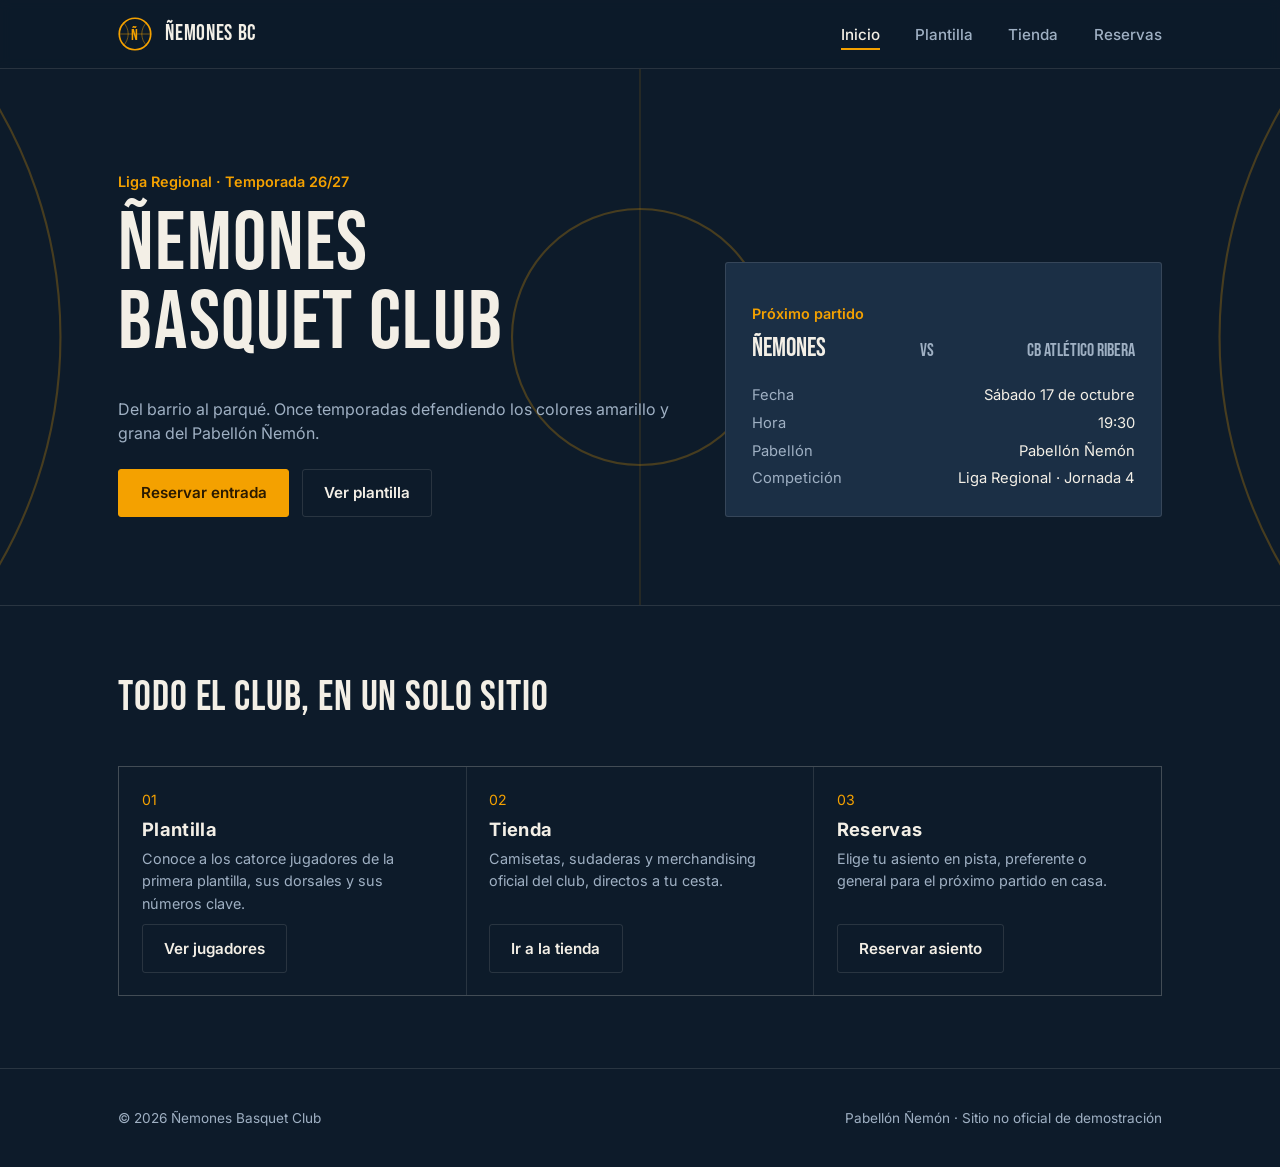
<file: index.html>
<!DOCTYPE html>
<html lang="es">
<head>
<meta charset="UTF-8">
<meta name="viewport" content="width=device-width, initial-scale=1">
<title>Ñemones Basquet Club</title>
<meta name="description" content="Web oficial de Ñemones Basquet Club: plantilla, tienda y reserva de entradas.">
<link rel="icon" href="favicon.svg" type="image/svg+xml">
<link rel="preconnect" href="https://fonts.googleapis.com">
<link rel="preconnect" href="https://fonts.gstatic.com" crossorigin>
<link rel="stylesheet" href="https://fonts.googleapis.com/css2?family=Bebas+Neue&family=Inter:wght@400;500;600;700&display=swap">
<link rel="stylesheet" href="css/styles.css">
</head>
<body>

<a class="skip-link" href="#contenido">Saltar al contenido</a>

<nav class="topnav">
  <div class="wrap">
    <a href="index.html" class="brand">
      <svg class="crest" viewBox="0 0 40 40" aria-hidden="true">
        <circle cx="20" cy="20" r="18.5" fill="none" stroke="currentColor" stroke-width="2"/>
        <path d="M6 6c8 8 8 20 0 28M34 6c-8 8-8 20 0 28M1 20h38" stroke="currentColor" stroke-width="1" fill="none" opacity="0.55"/>
        <text x="20" y="27" text-anchor="middle" font-family="'Bebas Neue',sans-serif" font-size="19" fill="currentColor">Ñ</text>
      </svg>
      ÑEMONES BC
    </a>
    <button class="navtoggle" aria-label="Abrir menú" aria-expanded="false">☰</button>
    <ul class="navlinks">
      <li><a href="index.html" aria-current="page">Inicio</a></li>
      <li><a href="plantilla.html">Plantilla</a></li>
      <li><a href="tienda.html">Tienda</a></li>
      <li><a href="reservas.html">Reservas</a></li>
    </ul>
  </div>
</nav>

<main id="contenido">

<header class="hero">
  <svg class="courtlines" viewBox="0 0 900 420" preserveAspectRatio="xMidYMid slice" aria-hidden="true">
    <circle cx="450" cy="210" r="90" fill="none" stroke="currentColor" stroke-width="1.5" opacity="0.5"/>
    <path d="M-20,20 A320,320 0 0 1 -20,400" fill="none" stroke="currentColor" stroke-width="1.5" opacity="0.5"/>
    <path d="M920,20 A320,320 0 0 0 920,400" fill="none" stroke="currentColor" stroke-width="1.5" opacity="0.5"/>
    <line x1="450" y1="0" x2="450" y2="420" stroke="currentColor" stroke-width="1" opacity="0.3"/>
  </svg>
  <div class="wrap">
    <div>
      <p class="kicker">Liga Regional · Temporada 26/27</p>
      <h1>ÑEMONES<br>BASQUET CLUB</h1>
      <p>Del barrio al parqué. Once temporadas defendiendo los colores amarillo y grana del Pabellón Ñemón.</p>
      <div class="actions">
        <a href="reservas.html" class="btn solid">Reservar entrada</a>
        <a href="plantilla.html" class="btn ghost">Ver plantilla</a>
      </div>
    </div>
    <div class="matchcard">
      <p class="kicker">Próximo partido</p>
      <div class="vs">
        <span>ÑEMONES</span>
        <span class="against">vs</span>
        <span class="against" id="rival-nombre">—</span>
      </div>
      <dl>
        <dt>Fecha</dt><dd id="pp-fecha"></dd>
        <dt>Hora</dt><dd id="pp-hora"></dd>
        <dt>Pabellón</dt><dd id="pp-pabellon"></dd>
        <dt>Competición</dt><dd id="pp-competicion"></dd>
      </dl>
    </div>
  </div>
</header>

<section>
  <div class="wrap">
    <div class="sectionhead">
      <h2>Todo el club, en un solo sitio</h2>
    </div>
    <div class="features">
      <article class="feature">
        <span class="feature-num">01</span>
        <h3>Plantilla</h3>
        <p>Conoce a los catorce jugadores de la primera plantilla, sus dorsales y sus números clave.</p>
        <a href="plantilla.html" class="btn ghost">Ver jugadores</a>
      </article>
      <article class="feature">
        <span class="feature-num">02</span>
        <h3>Tienda</h3>
        <p>Camisetas, sudaderas y merchandising oficial del club, directos a tu cesta.</p>
        <a href="tienda.html" class="btn ghost">Ir a la tienda</a>
      </article>
      <article class="feature">
        <span class="feature-num">03</span>
        <h3>Reservas</h3>
        <p>Elige tu asiento en pista, preferente o general para el próximo partido en casa.</p>
        <a href="reservas.html" class="btn ghost">Reservar asiento</a>
      </article>
    </div>
  </div>
</section>

</main>

<footer>
  <div class="wrap">
    <span>© <span data-year></span> Ñemones Basquet Club</span>
    <span>Pabellón Ñemón · Sitio no oficial de demostración</span>
  </div>
</footer>

<script src="js/data.js"></script>
<script src="js/utils.js"></script>
<script src="js/nav.js"></script>
<script src="js/inicio.js"></script>
</body>
</html>
</file>
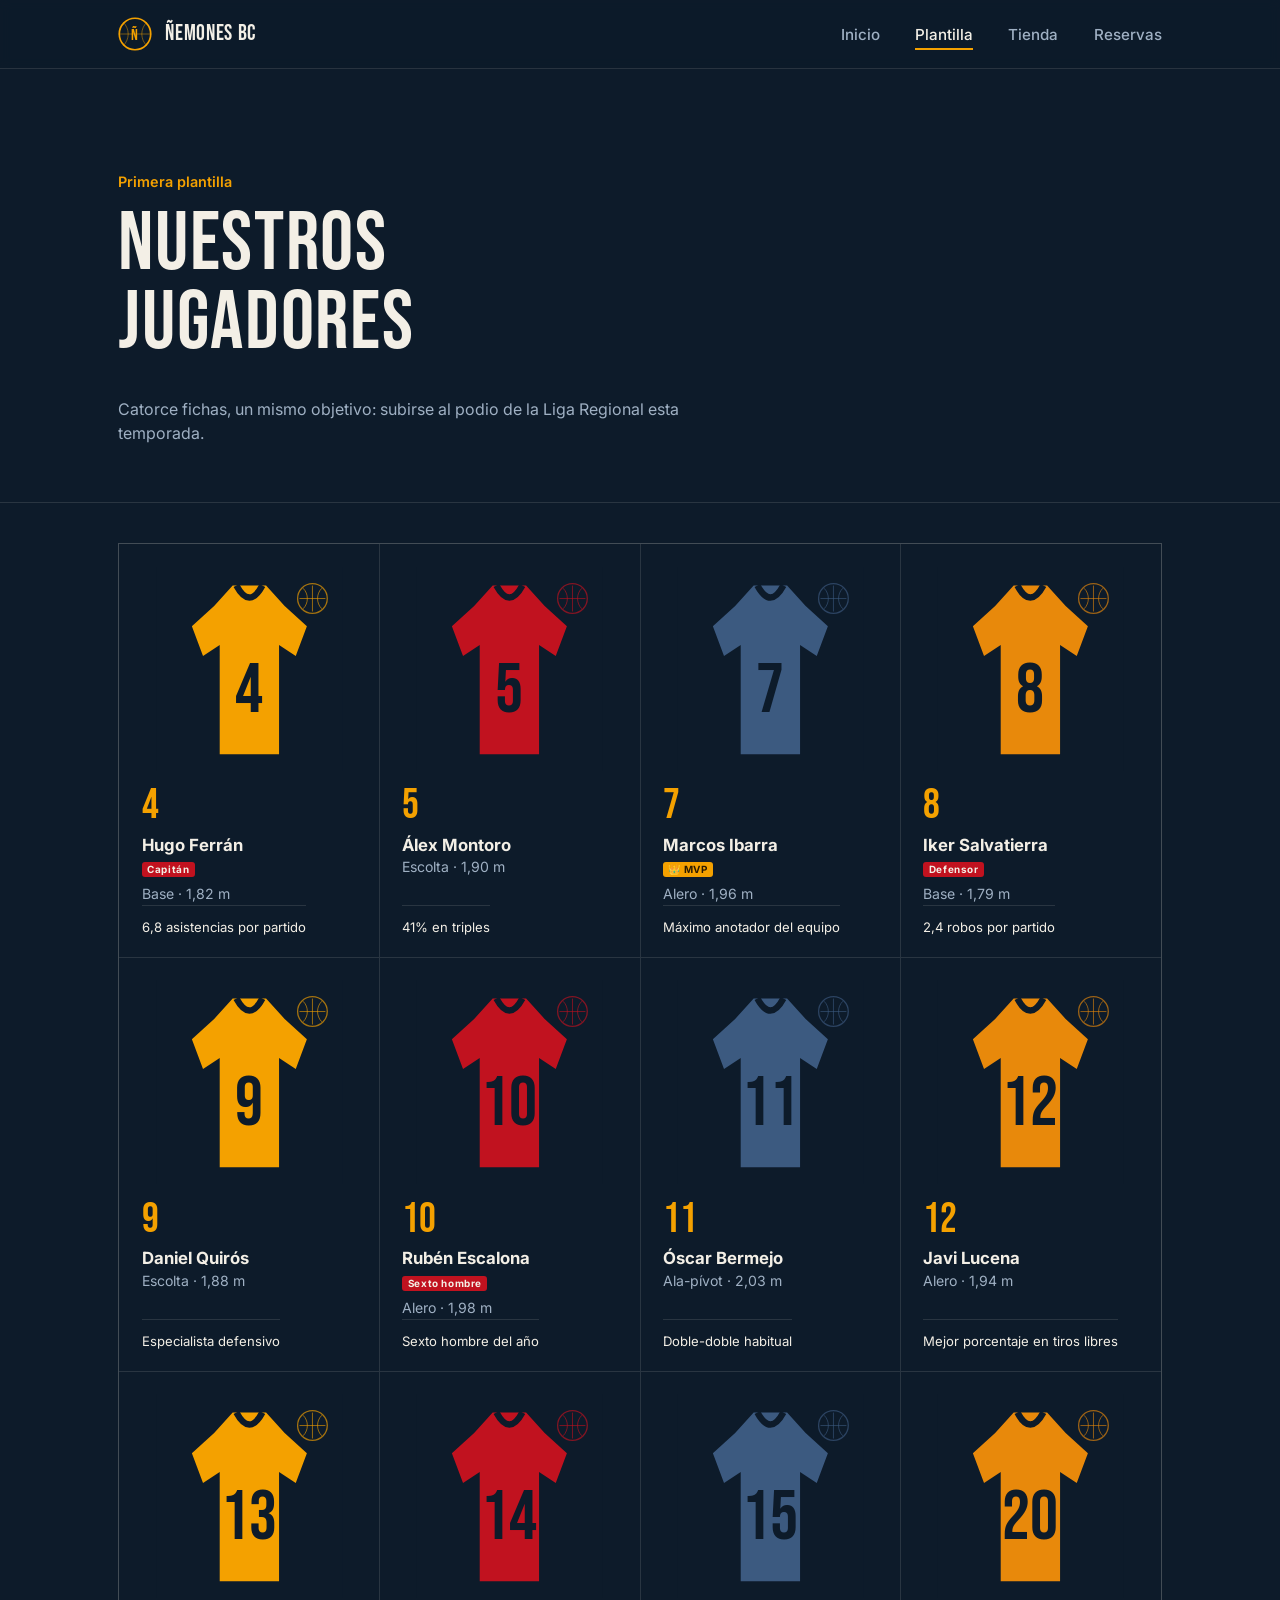
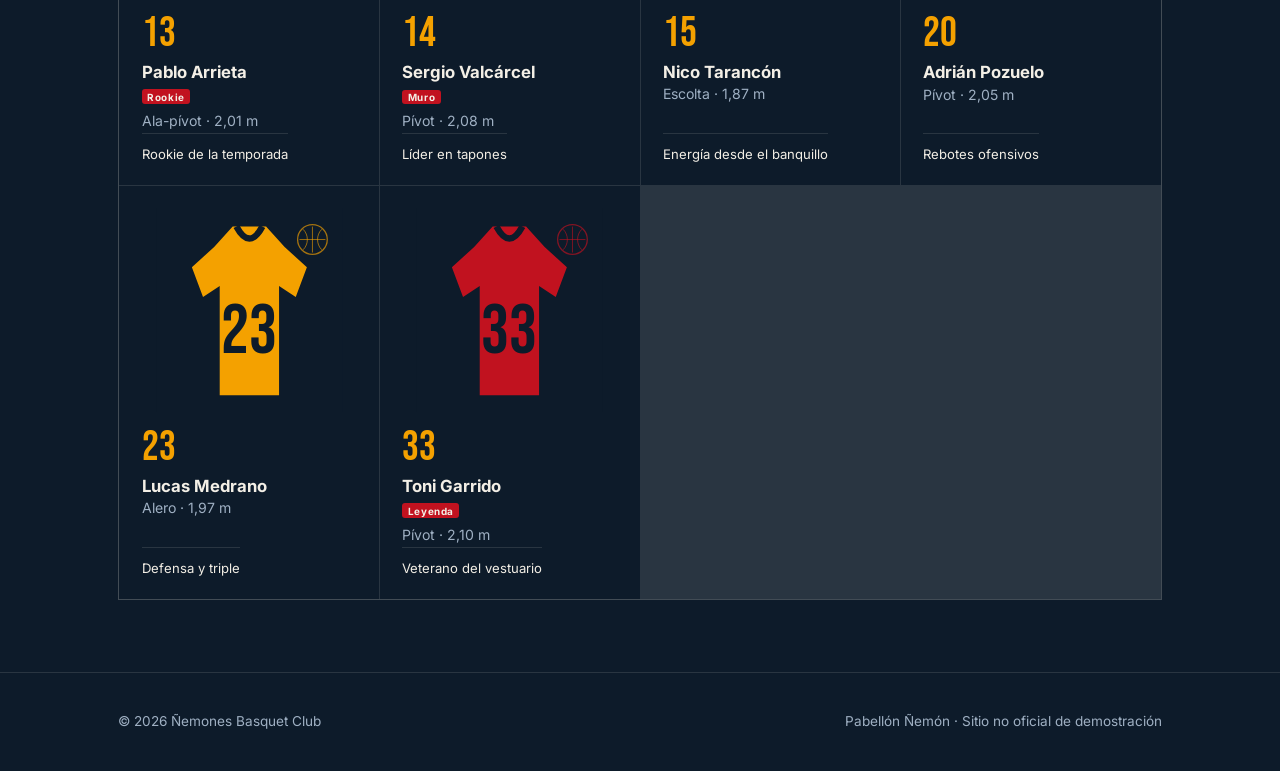
<file: plantilla.html>
<!DOCTYPE html>
<html lang="es">
<head>
<meta charset="UTF-8">
<meta name="viewport" content="width=device-width, initial-scale=1">
<title>Plantilla — Ñemones Basquet Club</title>
<meta name="description" content="Plantilla de Ñemones Basquet Club: jugadores, dorsales y estadísticas de la temporada.">
<link rel="icon" href="favicon.svg" type="image/svg+xml">
<link rel="preconnect" href="https://fonts.googleapis.com">
<link rel="preconnect" href="https://fonts.gstatic.com" crossorigin>
<link rel="stylesheet" href="https://fonts.googleapis.com/css2?family=Bebas+Neue&family=Inter:wght@400;500;600;700&display=swap">
<link rel="stylesheet" href="css/styles.css">
</head>
<body>

<a class="skip-link" href="#contenido">Saltar al contenido</a>

<nav class="topnav">
  <div class="wrap">
    <a href="index.html" class="brand">
      <svg class="crest" viewBox="0 0 40 40" aria-hidden="true">
        <circle cx="20" cy="20" r="18.5" fill="none" stroke="currentColor" stroke-width="2"/>
        <path d="M6 6c8 8 8 20 0 28M34 6c-8 8-8 20 0 28M1 20h38" stroke="currentColor" stroke-width="1" fill="none" opacity="0.55"/>
        <text x="20" y="27" text-anchor="middle" font-family="'Bebas Neue',sans-serif" font-size="19" fill="currentColor">Ñ</text>
      </svg>
      ÑEMONES BC
    </a>
    <button class="navtoggle" aria-label="Abrir menú" aria-expanded="false">☰</button>
    <ul class="navlinks">
      <li><a href="index.html">Inicio</a></li>
      <li><a href="plantilla.html" aria-current="page">Plantilla</a></li>
      <li><a href="tienda.html">Tienda</a></li>
      <li><a href="reservas.html">Reservas</a></li>
    </ul>
  </div>
</nav>

<main id="contenido">

<header class="hero compact">
  <div class="wrap">
    <div>
      <p class="kicker">Primera plantilla</p>
      <h1>NUESTROS<br>JUGADORES</h1>
      <p>Catorce fichas, un mismo objetivo: subirse al podio de la Liga Regional esta temporada.</p>
    </div>
  </div>
</header>

<section class="tight">
  <div class="wrap">
    <div class="roster" id="roster"></div>
  </div>
</section>

</main>

<footer>
  <div class="wrap">
    <span>© <span data-year></span> Ñemones Basquet Club</span>
    <span>Pabellón Ñemón · Sitio no oficial de demostración</span>
  </div>
</footer>

<div class="modal-overlay" id="modal-jugador">
  <div class="modal-box" role="dialog" aria-modal="true" aria-labelledby="modal-jugador-titulo">
    <button type="button" class="modal-close" id="modal-jugador-close" aria-label="Cerrar">✕</button>
    <div id="modal-jugador-body"></div>
  </div>
</div>

<script src="js/data.js"></script>
<script src="js/utils.js"></script>
<script src="js/ilustraciones.js"></script>
<script src="js/nav.js"></script>
<script src="js/plantilla.js"></script>
</body>
</html>
</file>
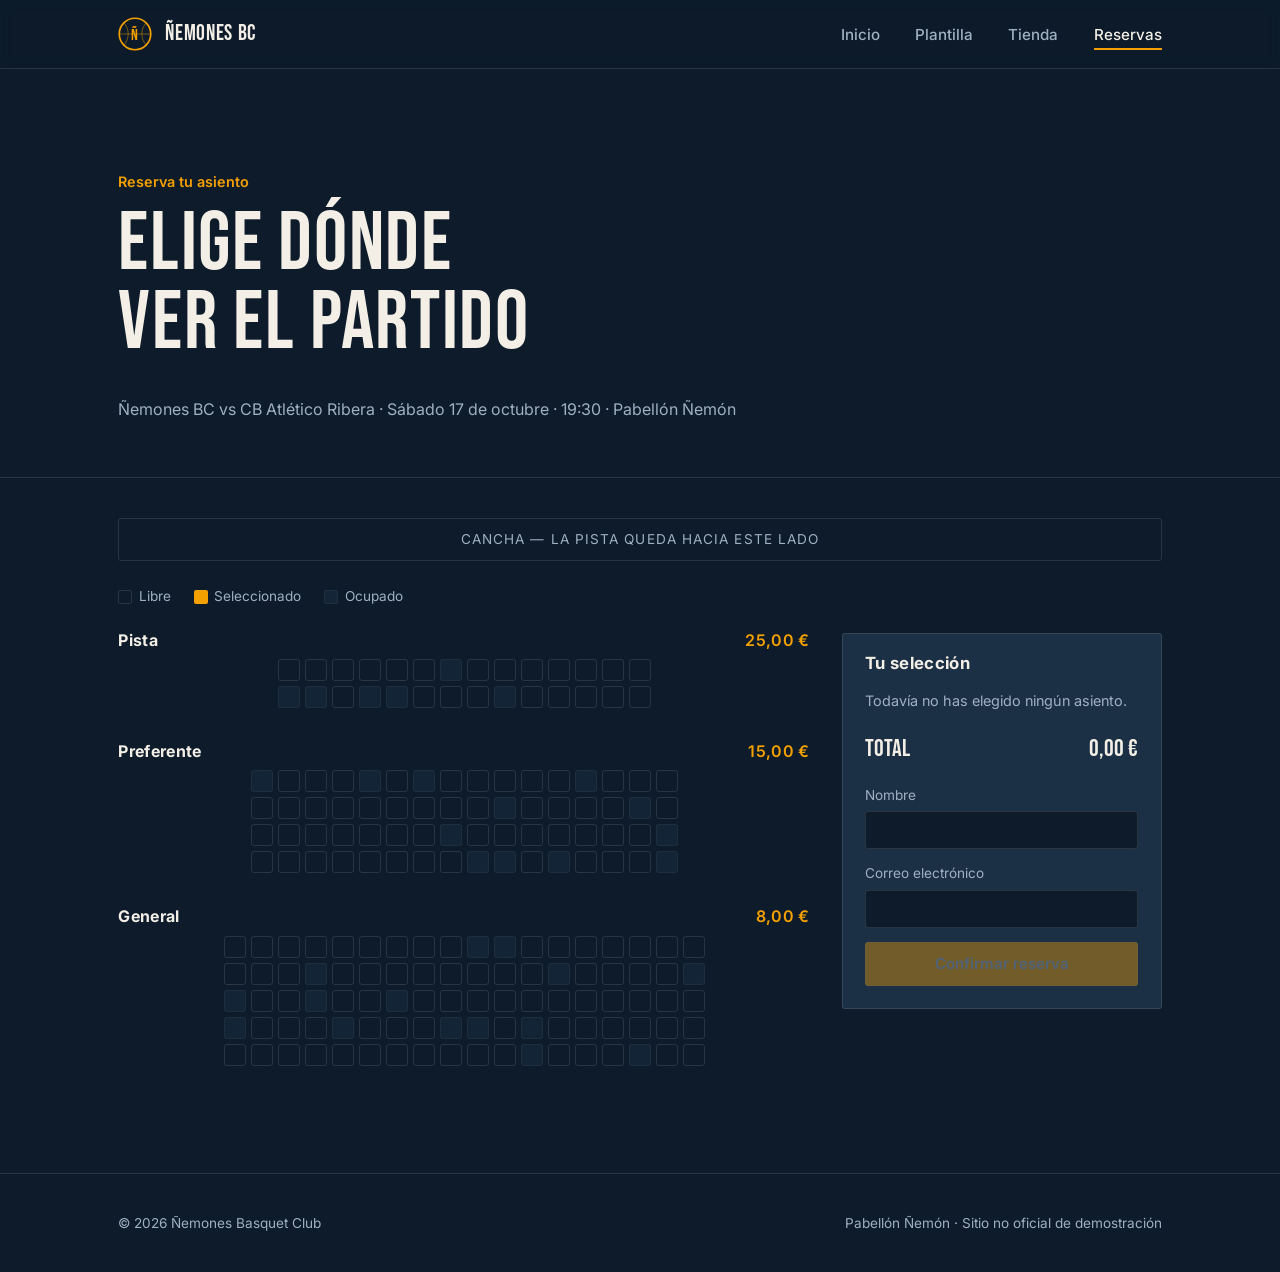
<file: reservas.html>
<!DOCTYPE html>
<html lang="es">
<head>
<meta charset="UTF-8">
<meta name="viewport" content="width=device-width, initial-scale=1">
<title>Reservas — Ñemones Basquet Club</title>
<meta name="description" content="Reserva tu asiento para el próximo partido de Ñemones Basquet Club en el Pabellón Ñemón.">
<link rel="icon" href="favicon.svg" type="image/svg+xml">
<link rel="preconnect" href="https://fonts.googleapis.com">
<link rel="preconnect" href="https://fonts.gstatic.com" crossorigin>
<link rel="stylesheet" href="https://fonts.googleapis.com/css2?family=Bebas+Neue&family=Inter:wght@400;500;600;700&display=swap">
<link rel="stylesheet" href="css/styles.css">
</head>
<body>

<a class="skip-link" href="#contenido">Saltar al contenido</a>

<nav class="topnav">
  <div class="wrap">
    <a href="index.html" class="brand">
      <svg class="crest" viewBox="0 0 40 40" aria-hidden="true">
        <circle cx="20" cy="20" r="18.5" fill="none" stroke="currentColor" stroke-width="2"/>
        <path d="M6 6c8 8 8 20 0 28M34 6c-8 8-8 20 0 28M1 20h38" stroke="currentColor" stroke-width="1" fill="none" opacity="0.55"/>
        <text x="20" y="27" text-anchor="middle" font-family="'Bebas Neue',sans-serif" font-size="19" fill="currentColor">Ñ</text>
      </svg>
      ÑEMONES BC
    </a>
    <button class="navtoggle" aria-label="Abrir menú" aria-expanded="false">☰</button>
    <ul class="navlinks">
      <li><a href="index.html">Inicio</a></li>
      <li><a href="plantilla.html">Plantilla</a></li>
      <li><a href="tienda.html">Tienda</a></li>
      <li><a href="reservas.html" aria-current="page">Reservas</a></li>
    </ul>
  </div>
</nav>

<main id="contenido">

<header class="hero compact">
  <div class="wrap">
    <div>
      <p class="kicker">Reserva tu asiento</p>
      <h1>ELIGE DÓNDE<br>VER EL PARTIDO</h1>
      <p id="info-partido">Cargando datos del próximo partido…</p>
    </div>
  </div>
</header>

<section class="tight">
  <div class="wrap">
    <div class="court-label" aria-hidden="true">CANCHA — LA PISTA QUEDA HACIA ESTE LADO</div>

    <div class="legend">
      <span><i class="i-libre"></i> Libre</span>
      <span><i class="i-sel"></i> Seleccionado</span>
      <span><i class="i-ocupado"></i> Ocupado</span>
    </div>

    <div class="reservelayout">
      <div id="mapa-asientos" aria-label="Mapa de asientos"></div>

      <aside class="resumen">
        <h3>Tu selección</h3>
        <ul id="resumen-lista" aria-live="polite"></ul>
        <div class="total"><span>Total</span><span id="resumen-total">0.00 €</span></div>

        <form id="res-form">
          <div class="field">
            <label for="res-nombre">Nombre</label>
            <input type="text" id="res-nombre" name="nombre" autocomplete="name" maxlength="80" required>
          </div>
          <div class="field">
            <label for="res-email">Correo electrónico</label>
            <input type="email" id="res-email" name="email" autocomplete="email" required>
          </div>
          <button type="submit" id="confirmar-reserva" class="btn solid block" disabled>Confirmar reserva</button>
        </form>
        <p class="confirm-msg" id="confirm-msg" role="status"></p>
      </aside>
    </div>
  </div>
</section>

</main>

<footer>
  <div class="wrap">
    <span>© <span data-year></span> Ñemones Basquet Club</span>
    <span>Pabellón Ñemón · Sitio no oficial de demostración</span>
  </div>
</footer>

<script src="js/data.js"></script>
<script src="js/utils.js"></script>
<script src="js/nav.js"></script>
<script src="js/reservas.js"></script>
</body>
</html>
</file>
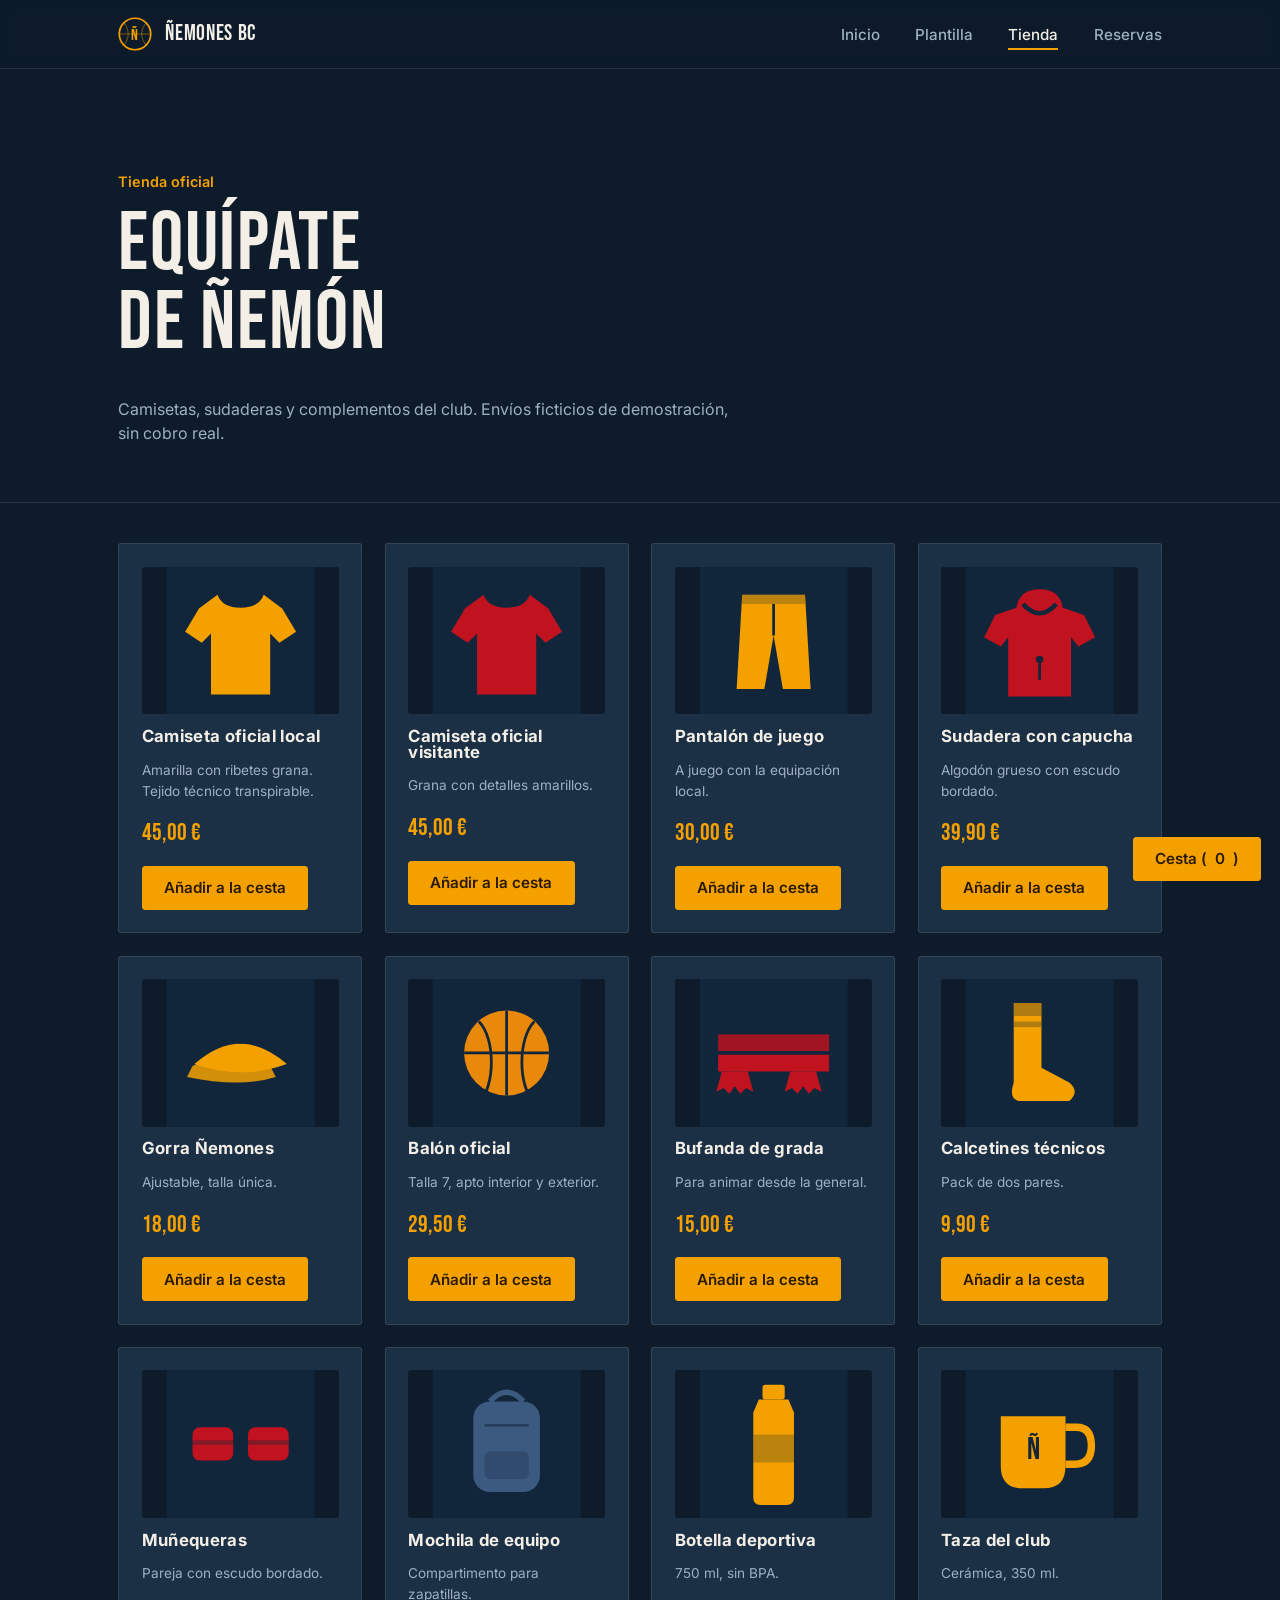
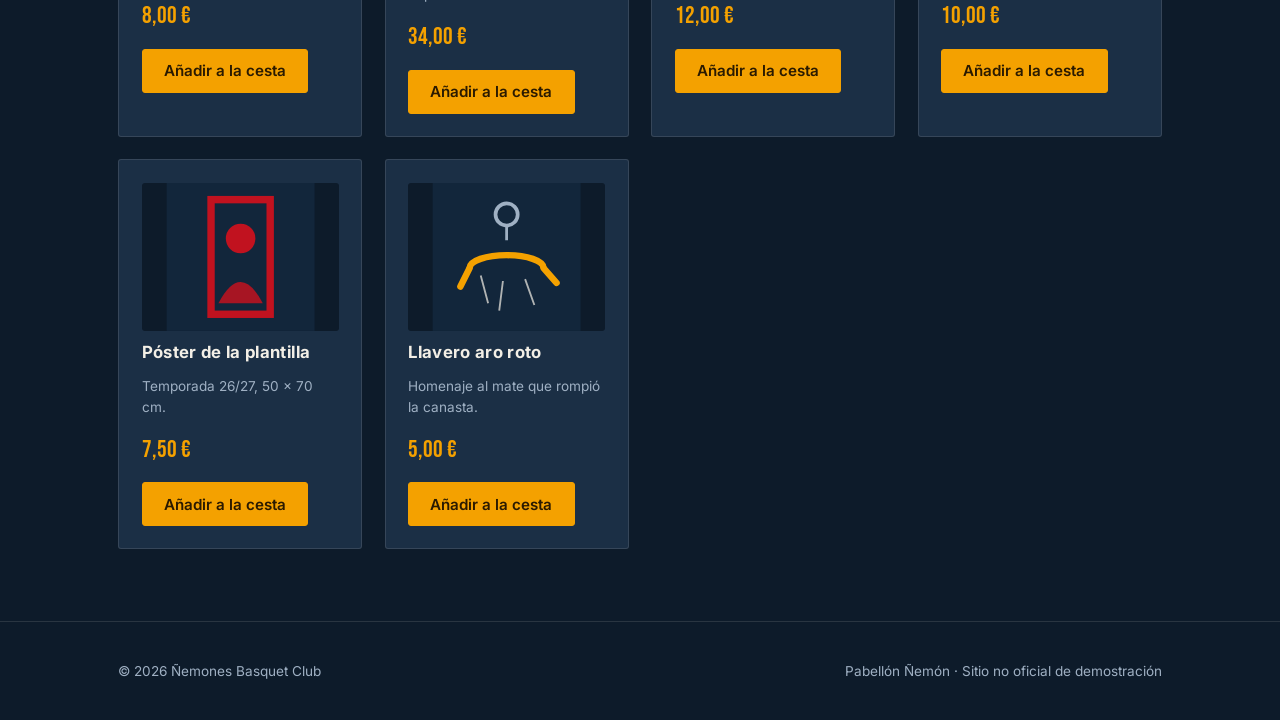
<file: tienda.html>
<!DOCTYPE html>
<html lang="es">
<head>
<meta charset="UTF-8">
<meta name="viewport" content="width=device-width, initial-scale=1">
<title>Tienda — Ñemones Basquet Club</title>
<meta name="description" content="Tienda oficial de Ñemones Basquet Club: camisetas, sudaderas y merchandising.">
<link rel="icon" href="favicon.svg" type="image/svg+xml">
<link rel="preconnect" href="https://fonts.googleapis.com">
<link rel="preconnect" href="https://fonts.gstatic.com" crossorigin>
<link rel="stylesheet" href="https://fonts.googleapis.com/css2?family=Bebas+Neue&family=Inter:wght@400;500;600;700&display=swap">
<link rel="stylesheet" href="css/styles.css">
</head>
<body>

<a class="skip-link" href="#contenido">Saltar al contenido</a>

<nav class="topnav">
  <div class="wrap">
    <a href="index.html" class="brand">
      <svg class="crest" viewBox="0 0 40 40" aria-hidden="true">
        <circle cx="20" cy="20" r="18.5" fill="none" stroke="currentColor" stroke-width="2"/>
        <path d="M6 6c8 8 8 20 0 28M34 6c-8 8-8 20 0 28M1 20h38" stroke="currentColor" stroke-width="1" fill="none" opacity="0.55"/>
        <text x="20" y="27" text-anchor="middle" font-family="'Bebas Neue',sans-serif" font-size="19" fill="currentColor">Ñ</text>
      </svg>
      ÑEMONES BC
    </a>
    <button class="navtoggle" aria-label="Abrir menú" aria-expanded="false">☰</button>
    <ul class="navlinks">
      <li><a href="index.html">Inicio</a></li>
      <li><a href="plantilla.html">Plantilla</a></li>
      <li><a href="tienda.html" aria-current="page">Tienda</a></li>
      <li><a href="reservas.html">Reservas</a></li>
    </ul>
  </div>
</nav>

<main id="contenido">

<header class="hero compact">
  <div class="wrap">
    <div>
      <p class="kicker">Tienda oficial</p>
      <h1>EQUÍPATE<br>DE ÑEMÓN</h1>
      <p>Camisetas, sudaderas y complementos del club. Envíos ficticios de demostración, sin cobro real.</p>
    </div>
  </div>
</header>

<section class="tight">
  <div class="wrap">
    <div class="shopgrid" id="shopgrid"></div>
  </div>
</section>

<div class="cartbar">
  <button type="button" id="cartopen" class="btn solid" aria-controls="cartpanel" aria-expanded="false">Cesta (<span id="cartcount" aria-live="polite">0</span>)</button>
</div>

<div class="cartpanel" id="cartpanel">
  <div class="cartbox" role="dialog" aria-modal="true" aria-labelledby="carttitle">
    <h3 id="carttitle">Tu cesta <button type="button" id="cartclose" aria-label="Cerrar cesta" class="btn ghost icon">✕</button></h3>
    <div id="cartitems" aria-live="polite"></div>
    <div class="carttotal"><span>Total</span><span id="carttotal">0.00 €</span></div>
    <button type="button" id="checkout" class="btn solid block" disabled>Finalizar pedido</button>
    <p class="confirm-msg" id="checkout-msg" role="status"></p>
  </div>
</div>

</main>

<footer>
  <div class="wrap">
    <span>© <span data-year></span> Ñemones Basquet Club</span>
    <span>Pabellón Ñemón · Sitio no oficial de demostración</span>
  </div>
</footer>

<script src="js/data.js"></script>
<script src="js/utils.js"></script>
<script src="js/ilustraciones.js"></script>
<script src="js/nav.js"></script>
<script src="js/tienda.js"></script>
</body>
</html>
</file>
<file: css/styles.css>
/* ============================================================
   ÑEMONES BASQUET CLUB — estilos
   ============================================================ */

:root {
  --bg: #0d1b2a;
  --bg-alt: #12263b;
  --panel: #1b2f45;
  --panel-line: rgba(243, 239, 230, 0.12);
  --text: #f3efe6;
  --muted: #9fb0c3;
  --accent: #f4a100;
  --accent-ink: #2a1a00;
  --accent-2: #c1121f;
  --ok: #4caf7d;
  --radius: 3px;
  --maxw: 1120px;
}

* { box-sizing: border-box; }

html {
  scroll-behavior: smooth;
}

body {
  margin: 0;
  background: var(--bg);
  color: var(--text);
  font-family: 'Inter', system-ui, sans-serif;
  line-height: 1.55;
  -webkit-font-smoothing: antialiased;
}

h1, h2, h3, .display {
  font-family: 'Bebas Neue', 'Inter', sans-serif;
  letter-spacing: 0.02em;
  font-weight: 400;
  line-height: 0.95;
  margin: 0 0 0.4em;
}

h1 { font-size: clamp(2.6rem, 7vw, 5.2rem); }
h2 { font-size: clamp(1.8rem, 4vw, 2.6rem); }
h3 { font-size: 1.4rem; }

p { color: var(--muted); max-width: 62ch; }

a { color: inherit; }

.kicker {
  color: var(--accent);
  font-weight: 600;
  font-size: 0.9rem;
  margin-bottom: 0.8em;
}

.skip-link {
  position: absolute;
  left: 1rem;
  top: -100px;
  z-index: 100;
  background: var(--accent);
  color: var(--accent-ink);
  padding: 0.6em 1em;
  border-radius: var(--radius);
  font-weight: 600;
  text-decoration: none;
}
.skip-link:focus { top: 1rem; }

body.no-scroll { overflow: hidden; }

img, svg { max-width: 100%; display: block; }

.wrap {
  max-width: var(--maxw);
  margin: 0 auto;
  padding: 0 clamp(1.2rem, 4vw, 2.4rem);
}

/* -------------------- botones -------------------- */

.btn {
  display: inline-flex;
  align-items: center;
  gap: 0.5em;
  border: 1px solid var(--accent);
  background: transparent;
  color: var(--accent);
  font-family: 'Inter', sans-serif;
  font-weight: 600;
  font-size: 0.95rem;
  padding: 0.75em 1.4em;
  border-radius: var(--radius);
  cursor: pointer;
  text-decoration: none;
  transition: background 0.15s ease, color 0.15s ease;
}
.btn:hover { background: var(--accent); color: var(--accent-ink); }

.btn.solid {
  background: var(--accent);
  color: var(--accent-ink);
}
.btn.solid:hover { background: #ffb52e; }

.btn.ghost {
  border-color: var(--panel-line);
  color: var(--text);
}
.btn.ghost:hover { border-color: var(--text); background: transparent; }

.btn.block { width: 100%; justify-content: center; }
.btn.icon { padding: 0.3em 0.7em; }

.btn:disabled {
  opacity: 0.4;
  cursor: not-allowed;
  border-color: var(--panel-line);
  color: var(--muted);
}
.btn:disabled:hover { background: transparent; color: var(--muted); }

/* -------------------- navegación -------------------- */

.topnav {
  position: sticky;
  top: 0;
  z-index: 40;
  background: rgba(13, 27, 42, 0.92);
  backdrop-filter: blur(6px);
  border-bottom: 1px solid var(--panel-line);
}

.topnav .wrap {
  display: flex;
  align-items: center;
  justify-content: space-between;
  height: 68px;
}

.brand {
  display: flex;
  align-items: center;
  gap: 0.6em;
  text-decoration: none;
  font-family: 'Bebas Neue', sans-serif;
  font-size: 1.35rem;
  letter-spacing: 0.03em;
}
.brand .crest { width: 34px; height: 34px; color: var(--accent); }

.navlinks {
  display: flex;
  gap: 2.2em;
  list-style: none;
  margin: 0;
  padding: 0;
}
.navlinks a {
  text-decoration: none;
  color: var(--muted);
  font-size: 0.95rem;
  font-weight: 500;
  padding-bottom: 4px;
  border-bottom: 2px solid transparent;
}
.navlinks a:hover { color: var(--text); }
.navlinks a[aria-current="page"] {
  color: var(--text);
  border-bottom-color: var(--accent);
}

.navtoggle {
  display: none;
  background: none;
  border: 1px solid var(--panel-line);
  color: var(--text);
  border-radius: var(--radius);
  width: 40px;
  height: 40px;
  font-size: 1.1rem;
  cursor: pointer;
}

@media (max-width: 760px) {
  .navlinks {
    position: absolute;
    top: 68px;
    left: 0;
    right: 0;
    background: var(--bg-alt);
    border-bottom: 1px solid var(--panel-line);
    flex-direction: column;
    gap: 0;
    display: none;
  }
  .navlinks.open { display: flex; }
  .navlinks a {
    padding: 1em clamp(1.2rem, 4vw, 2.4rem);
    width: 100%;
    border-bottom: 1px solid var(--panel-line);
  }
  .navtoggle { display: block; }
}

/* -------------------- hero -------------------- */

.hero {
  position: relative;
  overflow: hidden;
  border-bottom: 1px solid var(--panel-line);
}

.hero .courtlines {
  position: absolute;
  inset: 0;
  width: 100%;
  height: 100%;
  opacity: 0.5;
  pointer-events: none;
  color: var(--accent);
}

.hero .wrap {
  position: relative;
  display: grid;
  grid-template-columns: 1.3fr 1fr;
  gap: 2.5rem;
  padding-top: clamp(3rem, 8vw, 5.5rem);
  padding-bottom: clamp(3rem, 8vw, 5.5rem);
  align-items: end;
}

.hero.compact .wrap {
  grid-template-columns: 1fr;
  padding-bottom: 2.5rem;
}

.hero .actions {
  display: flex;
  gap: 0.8em;
  margin-top: 1.4em;
  flex-wrap: wrap;
}

.matchcard {
  background: var(--panel);
  border: 1px solid var(--panel-line);
  border-radius: var(--radius);
  padding: 1.6rem;
}
.matchcard .kicker { margin-bottom: 0.3em; }
.matchcard .vs {
  display: flex;
  align-items: baseline;
  justify-content: space-between;
  font-family: 'Bebas Neue', sans-serif;
  font-size: 1.6rem;
  margin-bottom: 0.6rem;
}
.matchcard .vs .against { color: var(--muted); font-size: 1.1rem; }
.matchcard dl {
  display: grid;
  grid-template-columns: auto 1fr;
  gap: 0.35em 1em;
  margin: 1em 0 0;
  font-size: 0.92rem;
}
.matchcard dt { color: var(--muted); }
.matchcard dd { margin: 0; text-align: right; }

@media (max-width: 760px) {
  .hero .wrap { grid-template-columns: 1fr; }
}

/* -------------------- secciones genéricas -------------------- */

section { padding: clamp(2.6rem, 6vw, 4.5rem) 0; }
section.tight { padding-top: 2.5rem; }
section.alt { background: var(--bg-alt); border-top: 1px solid var(--panel-line); border-bottom: 1px solid var(--panel-line); }

.sectionhead {
  display: flex;
  justify-content: space-between;
  align-items: flex-end;
  gap: 1rem;
  margin-bottom: 2rem;
  flex-wrap: wrap;
}

/* -------------------- accesos rápidos (inicio) -------------------- */

.features {
  display: grid;
  grid-template-columns: repeat(auto-fill, minmax(260px, 1fr));
  gap: 1px;
  background: var(--panel-line);
  border: 1px solid var(--panel-line);
}

.feature {
  background: var(--bg);
  padding: 1.4rem;
  display: flex;
  flex-direction: column;
  gap: 0.6rem;
}
.feature-num { color: var(--accent); font-size: 0.88rem; }
.feature h3 { font-family: 'Inter', sans-serif; font-weight: 700; font-size: 1.15rem; margin: 0; }
.feature p { margin: 0; font-size: 0.9rem; }
.feature .btn { margin-top: auto; align-self: flex-start; }

/* -------------------- jugadores -------------------- */

.roster {
  display: grid;
  grid-template-columns: repeat(auto-fill, minmax(230px, 1fr));
  gap: 1px;
  background: var(--panel-line);
  border: 1px solid var(--panel-line);
}

.player {
  background: var(--bg);
  padding: 1.4rem;
  display: flex;
  flex-direction: column;
  gap: 0.2rem;
  border: none;
  width: 100%;
  text-align: left;
  font-family: inherit;
  color: inherit;
  cursor: pointer;
}
.player:hover { background: var(--bg-alt); }

.player-avatar {
  width: 100%;
  aspect-ratio: 200 / 190;
  border-radius: var(--radius);
  overflow: hidden;
  margin-bottom: 0.7rem;
}
.player-avatar svg { width: 100%; height: 100%; }

.player .num {
  font-family: 'Bebas Neue', sans-serif;
  font-size: 2.6rem;
  color: var(--accent);
  line-height: 1;
}

.player .name { font-weight: 700; font-size: 1.05rem; margin-top: 0.3rem; }
.player .pos { color: var(--muted); font-size: 0.88rem; }
.player .stat {
  margin-top: auto;
  padding-top: 0.8rem;
  font-size: 0.82rem;
  color: var(--text);
  border-top: 1px solid var(--panel-line);
}

/* -------------------- modal de jugador -------------------- */

.modal-overlay {
  position: fixed;
  inset: 0;
  background: rgba(13, 27, 42, 0.78);
  display: none;
  align-items: center;
  justify-content: center;
  padding: 1.2rem;
  z-index: 70;
}
.modal-overlay.open { display: flex; }

.modal-box {
  background: var(--bg-alt);
  border: 1px solid var(--panel-line);
  border-radius: var(--radius);
  max-width: 640px;
  width: 100%;
  max-height: 90vh;
  overflow-y: auto;
  position: relative;
}

.modal-close {
  position: absolute;
  top: 0.8rem;
  right: 0.8rem;
  background: var(--panel);
  border: 1px solid var(--panel-line);
  color: var(--text);
  width: 34px;
  height: 34px;
  border-radius: var(--radius);
  cursor: pointer;
  z-index: 2;
}
.modal-close:hover { border-color: var(--accent); color: var(--accent); }

#modal-jugador-body {
  display: grid;
  grid-template-columns: 200px 1fr;
  gap: 1.6rem;
  padding: 1.6rem;
}
.modal-avatar { border-radius: var(--radius); overflow: hidden; align-self: start; }
.modal-avatar svg { width: 100%; height: auto; display: block; }
.modal-info .kicker { margin-bottom: 0.2em; }
.modal-info .badges { margin: 0 0 0.4rem; }
.modal-info h2 { margin-bottom: 0.1em; }
.modal-bio { font-size: 0.92rem; margin: 0.6rem 0 1.2rem; }
.modal-note { font-size: 0.78rem; margin: 0.8rem 0 0; }

.stats-grid {
  display: grid;
  grid-template-columns: repeat(3, 1fr);
  gap: 0.6rem;
}
.stats-grid > div {
  border: 1px solid var(--panel-line);
  border-radius: var(--radius);
  padding: 0.7rem;
  text-align: center;
}
.stat-num {
  display: block;
  font-family: 'Bebas Neue', sans-serif;
  font-size: 1.7rem;
  color: var(--accent);
  line-height: 1;
}
.stat-label { font-size: 0.72rem; color: var(--muted); }
.stat-num.pos { color: var(--ok); }
.stat-num.neg { color: var(--accent-2); }

.badge {
  display: inline-block;
  background: var(--accent-2);
  color: var(--text);
  font-size: 0.62rem;
  font-weight: 700;
  letter-spacing: 0.06em;
  padding: 0.15em 0.55em;
  border-radius: var(--radius);
  vertical-align: middle;
}
.hazanas {
  list-style: none;
  margin: 0 0 1.2rem;
  padding: 0.7rem 0.9rem;
  border-left: 3px solid var(--accent);
  background: var(--panel);
  font-size: 0.86rem;
}
.hazanas li { padding: 0.15rem 0; }
.hazanas li::before { content: "🏆 "; }
.badge.mvp { background: var(--accent); color: var(--accent-ink); }
.badges { display: flex; flex-wrap: wrap; gap: 0.3rem; margin: 0.25rem 0 0.3rem; }
.badges:empty { display: none; }
.hazana {
  margin: 0.9rem 0 0;
  padding: 0.7rem 0.8rem;
  font-size: 0.85rem;
  border: 1px solid var(--accent);
  border-radius: var(--radius);
}
.hazana-label {
  display: block;
  font-size: 0.7rem;
  font-weight: 700;
  letter-spacing: 0.06em;
  text-transform: uppercase;
  color: var(--accent);
  margin-bottom: 0.2rem;
}

@media (max-width: 560px) {
  #modal-jugador-body { grid-template-columns: 1fr; }
  .modal-avatar { max-width: 200px; margin: 0 auto; }
}

/* -------------------- tienda -------------------- */

.shopgrid {
  display: grid;
  grid-template-columns: repeat(auto-fill, minmax(240px, 1fr));
  gap: 1.4rem;
}

.product {
  border: 1px solid var(--panel-line);
  border-radius: var(--radius);
  padding: 1.4rem;
  display: flex;
  flex-direction: column;
  gap: 0.5rem;
  background: var(--panel);
}
.product .swatch {
  width: 100%;
  aspect-ratio: 4 / 3;
  border-radius: var(--radius);
  margin-bottom: 0.4rem;
  overflow: hidden;
  background: var(--bg);
}
.product .swatch svg { width: 100%; height: 100%; }
.product h3 { font-size: 1.05rem; font-family: 'Inter', sans-serif; font-weight: 700; }
.product .detalle { font-size: 0.85rem; margin: 0; }
.product .price { font-family: 'Bebas Neue', sans-serif; font-size: 1.5rem; color: var(--accent); margin-top: 0.3rem; }
.product .btn { margin-top: 0.4rem; align-self: flex-start; }

/* carrito */

.cartbar {
  position: fixed;
  right: 1.2rem;
  bottom: 1.2rem;
  z-index: 50;
}

.cartpanel {
  position: fixed;
  inset: 0;
  background: rgba(13, 27, 42, 0.7);
  display: none;
  align-items: flex-end;
  justify-content: flex-end;
  z-index: 60;
}
.cartpanel.open { display: flex; }
.cartbox {
  width: min(380px, 100%);
  height: 100%;
  background: var(--bg-alt);
  border-left: 1px solid var(--panel-line);
  padding: 1.4rem;
  overflow-y: auto;
  display: flex;
  flex-direction: column;
}
.cartbox h3 { display: flex; justify-content: space-between; align-items: center; }
.cartitem {
  display: flex;
  justify-content: space-between;
  gap: 0.6rem;
  padding: 0.8rem 0;
  border-bottom: 1px solid var(--panel-line);
  font-size: 0.9rem;
}
.cartitem .qty { color: var(--muted); }
.cartitem button {
  background: none; border: none; color: var(--muted); cursor: pointer; font-size: 0.85rem;
  min-width: 28px; min-height: 28px;
}
.cartitem button:hover { color: var(--accent-2); }
.carttotal {
  display: flex; justify-content: space-between; margin-top: 1rem;
  font-family: 'Bebas Neue', sans-serif; font-size: 1.4rem;
}
.cartbox .btn { margin-top: 1rem; }
.cartempty { color: var(--muted); font-size: 0.9rem; padding: 1rem 0; }

/* -------------------- reservas -------------------- */

.legend { display: flex; gap: 1.4rem; flex-wrap: wrap; margin-bottom: 1.6rem; font-size: 0.85rem; color: var(--muted); }
.legend span { display: inline-flex; align-items: center; gap: 0.5em; }
.legend i { width: 14px; height: 14px; border-radius: 2px; display: inline-block; }
.legend .i-libre { border: 1px solid var(--panel-line); }
.legend .i-sel { background: var(--accent); }
.legend .i-ocupado { background: var(--panel); border: 1px solid var(--panel-line); opacity: 0.5; }

.reservelayout {
  display: grid;
  grid-template-columns: minmax(0, 1fr) 320px;
  gap: 2rem;
  align-items: start;
}
@media (max-width: 900px) {
  .reservelayout { grid-template-columns: minmax(0, 1fr); }
}

.court-label {
  text-align: center;
  border: 1px solid var(--panel-line);
  border-radius: var(--radius);
  padding: 0.6rem;
  margin-bottom: 1.6rem;
  color: var(--muted);
  font-size: 0.85rem;
  letter-spacing: 0.08em;
}

.seccion-bloque { margin-bottom: 1.8rem; }
.seccion-bloque h3 {
  font-family: 'Inter', sans-serif;
  font-weight: 700;
  font-size: 1rem;
  margin-bottom: 0.7rem;
  display: flex;
  justify-content: space-between;
}
.seccion-bloque h3 .preciotag { color: var(--accent); font-weight: 600; }

.filas { overflow-x: auto; padding-bottom: 2px; }

.fila {
  display: flex;
  gap: 5px;
  width: max-content;
  margin: 0 auto 5px;
}

.asiento {
  width: 22px;
  height: 22px;
  border-radius: 3px;
  border: 1px solid var(--panel-line);
  background: transparent;
  cursor: pointer;
  padding: 0;
}
.asiento:hover:not(:disabled) { border-color: var(--accent); }
.asiento.selected { background: var(--accent); border-color: var(--accent); }
.asiento:disabled {
  background: var(--panel);
  opacity: 0.45;
  cursor: not-allowed;
}

.resumen {
  position: sticky;
  top: 90px;
  background: var(--panel);
  border: 1px solid var(--panel-line);
  border-radius: var(--radius);
  padding: 1.4rem;
}
.resumen h3 { font-family: 'Inter', sans-serif; font-weight: 700; font-size: 1.05rem; margin: 0; }
.resumen ul { list-style: none; margin: 0.8rem 0; padding: 0; font-size: 0.9rem; }
.resumen li { display: flex; justify-content: space-between; padding: 0.3rem 0; border-bottom: 1px solid var(--panel-line); }
.resumen li.vacio { border: none; color: var(--muted); }
.resumen .total { display: flex; justify-content: space-between; font-family: 'Bebas Neue', sans-serif; font-size: 1.5rem; margin: 0.8rem 0 1.1rem; }

.field { margin-bottom: 0.9rem; }
.field label { display: block; font-size: 0.85rem; color: var(--muted); margin-bottom: 0.35rem; }
.field input {
  width: 100%;
  background: var(--bg);
  border: 1px solid var(--panel-line);
  color: var(--text);
  border-radius: var(--radius);
  padding: 0.6em 0.7em;
  font-family: 'Inter', sans-serif;
  font-size: 0.92rem;
}
.field input:focus, .asiento:focus-visible, .btn:focus-visible, a:focus-visible, button:focus-visible {
  outline: 2px solid var(--accent);
  outline-offset: 2px;
}

.confirm-msg {
  background: rgba(76, 175, 125, 0.12);
  border: 1px solid var(--ok);
  color: var(--ok);
  border-radius: var(--radius);
  padding: 0.9rem 1rem;
  font-size: 0.88rem;
  margin-top: 1rem;
  display: none;
}
.confirm-msg.show { display: block; }

/* -------------------- footer -------------------- */

footer {
  border-top: 1px solid var(--panel-line);
  padding: 2.4rem 0;
  color: var(--muted);
  font-size: 0.85rem;
}
footer .wrap {
  display: flex;
  justify-content: space-between;
  flex-wrap: wrap;
  gap: 1rem;
}

@media (prefers-reduced-motion: reduce) {
  html { scroll-behavior: auto; }
  * { transition: none !important; }
}
</file>
